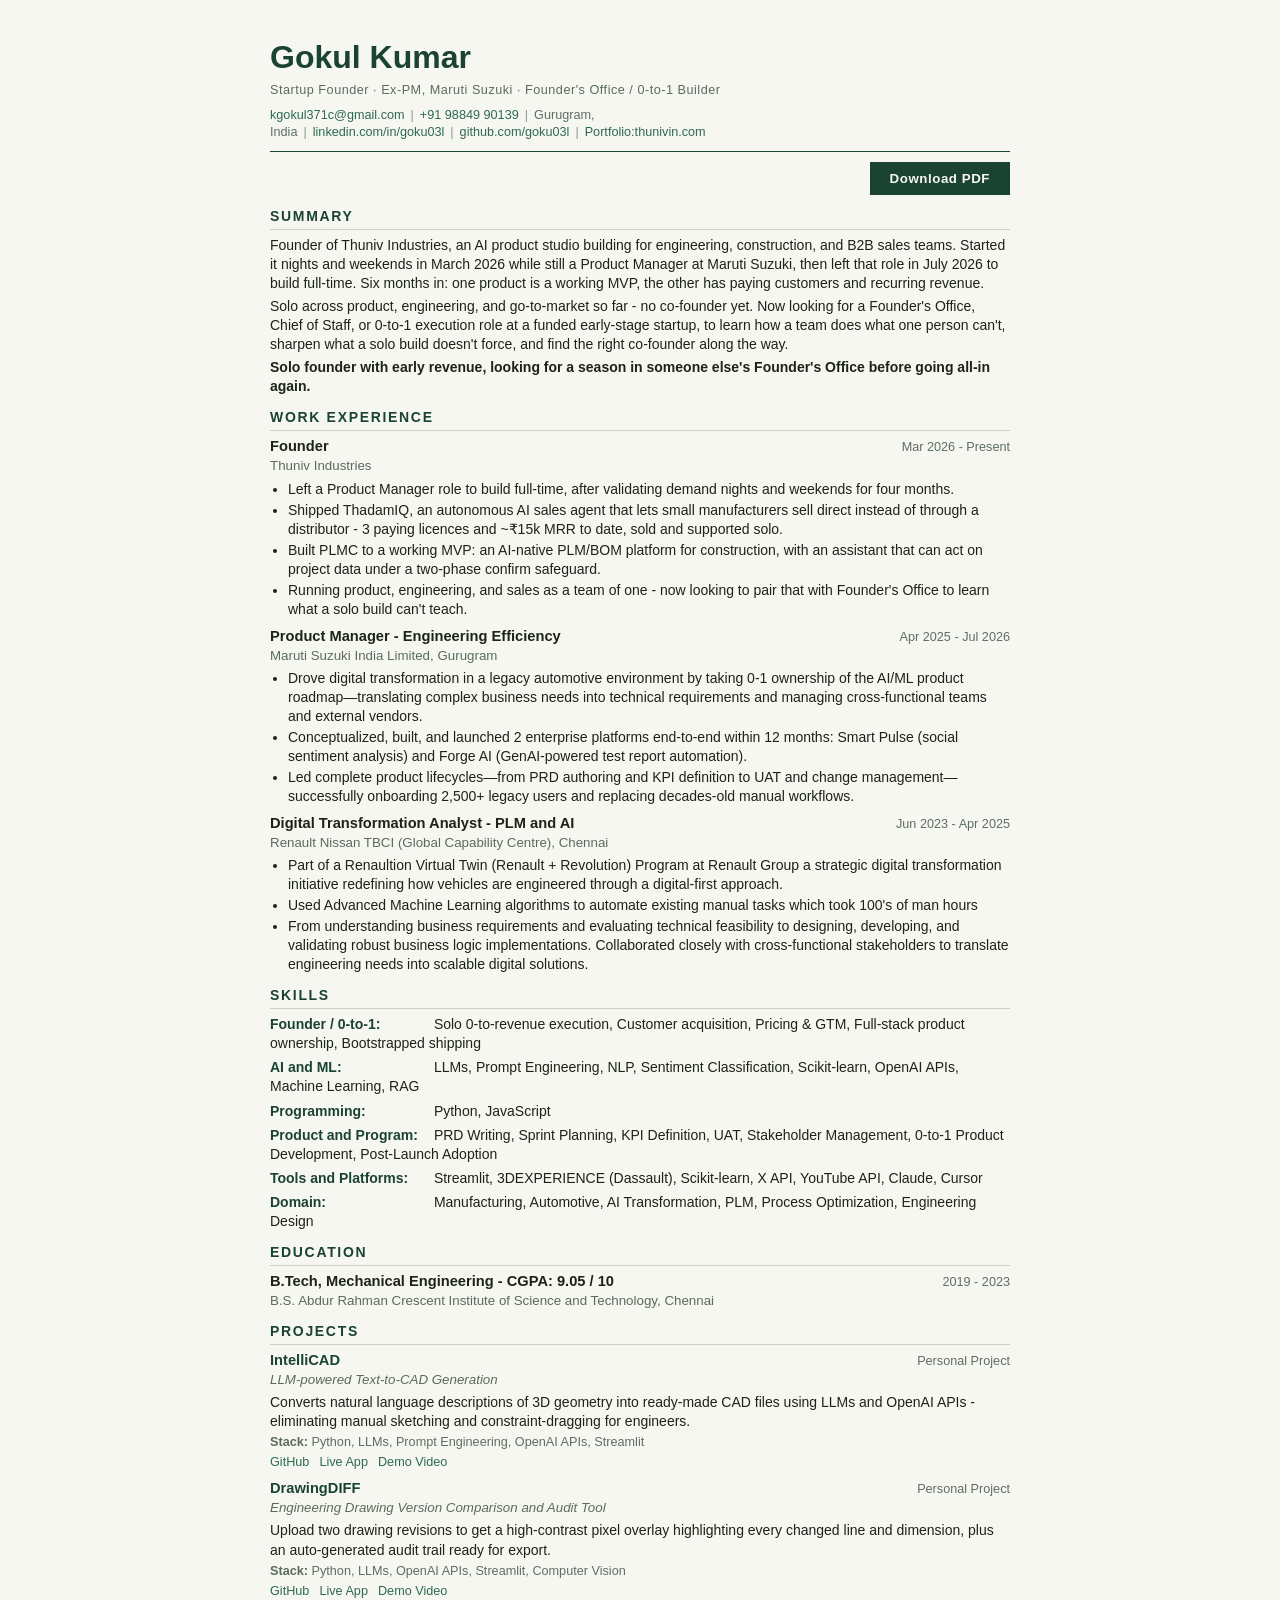
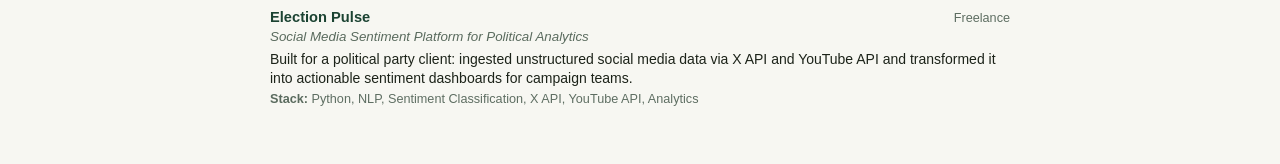
<file: myPortfolio/utils/resume.html>
<!DOCTYPE html>
<html lang="en">
<head>
<meta charset="UTF-8"/>
<meta name="viewport" content="width=device-width,initial-scale=1"/>
<title>Resume</title>
<style>
  :root {
    --brg:       #1B4332;
    --brg-mid:   #2D6A4F;
    --surface:   #F7F7F2;
    --ink:       #1C2319;
    --mist:      #5E6E62;
    --silver:    #8A9A8E;
    --silver-lt: #C8D4CA;
    --silver-dk: #5A6B5E;
  }

  * { box-sizing: border-box; margin: 0; padding: 0; }

  body {
    font-family: Arial, Helvetica, sans-serif;
    font-size: 11pt;
    line-height: 1.36;
    color: var(--ink);
    background: var(--surface);
    max-width: 820px;
    margin: 0 auto;
    padding: 36px 40px 48px;
  }

  /* Header */
  #r-name    { font-size: 24pt; font-weight: 700; color: var(--brg); margin-bottom: 2px; }
  #r-tagline { font-size: 9.5pt; color: var(--silver-dk); margin-bottom: 8px; letter-spacing: .04em; }
  #r-contact { font-size: 9.5pt; color: var(--mist); }
  #r-contact a { color: var(--brg-mid); text-decoration: none; }
  #r-contact a:hover { text-decoration: underline; }
  .sep { margin: 0 6px; color: var(--silver); }

  hr { border: none; border-top: 1.5px solid var(--brg); margin: 10px 0 8px; }

  h2 {
    font-size: 10.5pt; font-weight: 700;
    text-transform: uppercase; letter-spacing: .12em;
    color: var(--brg);
    border-bottom: 1px solid var(--silver-lt);
    padding-bottom: 3px; margin: 12px 0 6px;
  }

  /* Summary */
  .summary p { font-size: 10.5pt; margin-bottom: 4px; }

  /* Experience & Projects */
  .block       { margin-bottom: 8px; page-break-inside: avoid; }
  .block-hdr   { display: flex; justify-content: space-between; align-items: baseline; }
  .block-title { font-weight: 700; font-size: 11pt; color: var(--ink); }
  .block-title.proj { color: var(--brg); }
  .block-meta  { font-size: 9.5pt; color: var(--mist); white-space: nowrap; }
  .block-org   { font-size: 10pt; color: var(--silver-dk); margin-bottom: 4px; }
  .block-sub   { font-size: 10pt; font-style: italic; color: var(--silver-dk); margin-bottom: 4px; }
  .block ul    { padding-left: 18px; margin-top: 3px; }
  .block li    { font-size: 10.5pt; margin-bottom: 2px; }
  .block li strong { color: var(--brg); }
  .block p     { font-size: 10.5pt; margin-bottom: 3px; }
  .stack       { font-size: 9.5pt; color: var(--mist); margin-top: 3px; }
  .stack strong{ color: var(--silver-dk); }
  .proj-links  { font-size: 9.5pt; margin-top: 3px; }
  .proj-links a{ color: var(--brg-mid); margin-right: 10px; text-decoration: none; }
  .proj-links a:hover { text-decoration: underline; }

  /* Skills */
  .skill-row        { font-size: 10.5pt; margin-bottom: 5px; }
  .skill-row strong { display: inline-block; min-width: 160px; color: var(--brg); }

  /* Education */
  .edu-hdr   { display: flex; justify-content: space-between; align-items: baseline; }
  .edu-deg   { font-weight: 700; font-size: 11pt; }
  .edu-period{ font-size: 9.5pt; color: var(--mist); }
  .edu-org   { font-size: 10pt; color: var(--silver-dk); }

  /* Toolbar */
  .toolbar { display: flex; justify-content: flex-end; margin: 10px 0 4px; }
  .btn-pdf {
    background: var(--brg); color: var(--surface);
    border: none; padding: 9px 20px;
    font-family: Arial, Helvetica, sans-serif;
    font-size: 10pt; font-weight: 600;
    letter-spacing: .04em; cursor: pointer;
    transition: background .18s;
  }
  .btn-pdf:hover { background: var(--brg-mid); }

  @media print {
    @page { size: Letter; margin: 14mm 16mm; }
    body { padding: 0; max-width: 100%; background: #fff; }
    .toolbar { display: none !important; }
  }
</style>
</head>
<body>

<div id="resume-root"></div>

<!-- Load your content first, then the renderer -->
<script src="config.js"></script>
<script>
(function () {

  /* ── tiny helpers ── */
  function el(tag, cls, html) {
    var d = document.createElement(tag);
    if (cls)  d.className   = cls;
    if (html !== undefined) d.innerHTML = html;
    return d;
  }
  function append(parent) {
    var children = Array.prototype.slice.call(arguments, 1);
    children.forEach(function(c){ if (c) parent.appendChild(c); });
    return parent;
  }

  /* ── HEADER ── */
  function buildHeader() {
    var wrap = el('div', 'header');
    append(wrap,
      el('div', null, null),   // spacer — name set below via id
      el('div', 'eyebrow', null)
    );

    var name = el('div');
    name.id = 'r-name';
    name.textContent = RESUME.name;

    var tag = el('div');
    tag.id = 'r-tagline';
    tag.textContent = RESUME.tagline;

    var contact = el('div');
    contact.id = 'r-contact';
    RESUME.contact.forEach(function(c, i) {
      if (i > 0) contact.appendChild(el('span', 'sep', '|'));
      if (c.href) {
        var a = el('a');
        a.href = c.href;
        if (!c.href.startsWith('mailto') && !c.href.startsWith('tel')) a.target = '_blank';
        a.textContent = c.value;
        contact.appendChild(a);
      } else {
        contact.appendChild(document.createTextNode(c.value));
      }
    });

    append(wrap, name, tag, contact);
    return wrap;
  }

  /* ── SECTION HEADING ── */
  function heading(text) { return el('h2', null, text); }

  /* ── SUMMARY ── */
  function buildSummary() {
    var wrap = el('div', 'summary');
    RESUME.summary.forEach(function(para) {
      wrap.appendChild(el('p', null, para));
    });
    return wrap;
  }

  /* ── EXPERIENCE ── */
  function buildExperience() {
    var frag = document.createDocumentFragment();
    RESUME.experience.forEach(function(job) {
      var block = el('div', 'block');

      var hdr = el('div', 'block-hdr');
      append(hdr, el('div', 'block-title', job.title), el('div', 'block-meta', job.period));

      var ul = el('ul');
      job.bullets.forEach(function(b) { ul.appendChild(el('li', null, b)); });

      append(block, hdr, el('div', 'block-org', job.org), ul);
      frag.appendChild(block);
    });
    return frag;
  }

  /* ── SKILLS ── */
  function buildSkills() {
    var wrap = el('div');
    RESUME.skills.forEach(function(row) {
      var r = el('div', 'skill-row');
      r.innerHTML = '<strong>' + row.category + ':</strong> ' + row.items;
      wrap.appendChild(r);
    });
    return wrap;
  }

  /* ── EDUCATION ── */
  function buildEducation() {
    var frag = document.createDocumentFragment();
    RESUME.education.forEach(function(edu) {
      var wrap = el('div', 'block');
      var hdr  = el('div', 'edu-hdr');
      append(hdr, el('div', 'edu-deg', edu.degree), el('div', 'edu-period', edu.period));
      append(wrap, hdr, el('div', 'edu-org', edu.org));
      frag.appendChild(wrap);
    });
    return frag;
  }

  /* ── PROJECTS ── */
  function buildProjects() {
    var frag = document.createDocumentFragment();
    RESUME.projects.forEach(function(proj) {
      var block = el('div', 'block');

      var hdr = el('div', 'block-hdr');
      append(hdr, el('div', 'block-title proj', proj.title), el('div', 'block-meta', proj.type));

      var stack = el('div', 'stack');
      stack.innerHTML = '<strong>Stack:</strong> ' + proj.stack;

      var links = el('div', 'proj-links');
      proj.links.forEach(function(lnk) {
        var a = el('a');
        a.href = lnk.href; a.target = '_blank'; a.textContent = lnk.label;
        links.appendChild(a);
      });

      append(block,
        hdr,
        el('div', 'block-sub', proj.subtitle),
        el('p',   null,        proj.description),
        stack,
        proj.links.length ? links : null
      );
      frag.appendChild(block);
    });
    return frag;
  }

  /* ── TOOLBAR ── */
  function buildToolbar() {
    var toolbar = el('div', 'toolbar');
    var btn = el('button', 'btn-pdf', 'Download PDF');
    btn.onclick = function(){ window.print(); };
    toolbar.appendChild(btn);
    return toolbar;
  }

  /* ── ASSEMBLE ── */
  var root = document.getElementById('resume-root');
  append(root,
    buildHeader(),
    el('hr'),
    buildToolbar(),
    heading('Summary'), buildSummary(),
    heading('Work Experience'),      buildExperience(),
    heading('Skills'),               buildSkills(),
    heading('Education'),            buildEducation(),
    heading('Projects'),             buildProjects()
  );

  /* Set page title from name */
  document.title = RESUME.name + ' - Resume';

})();
</script>
</body>
</html>
</file>
